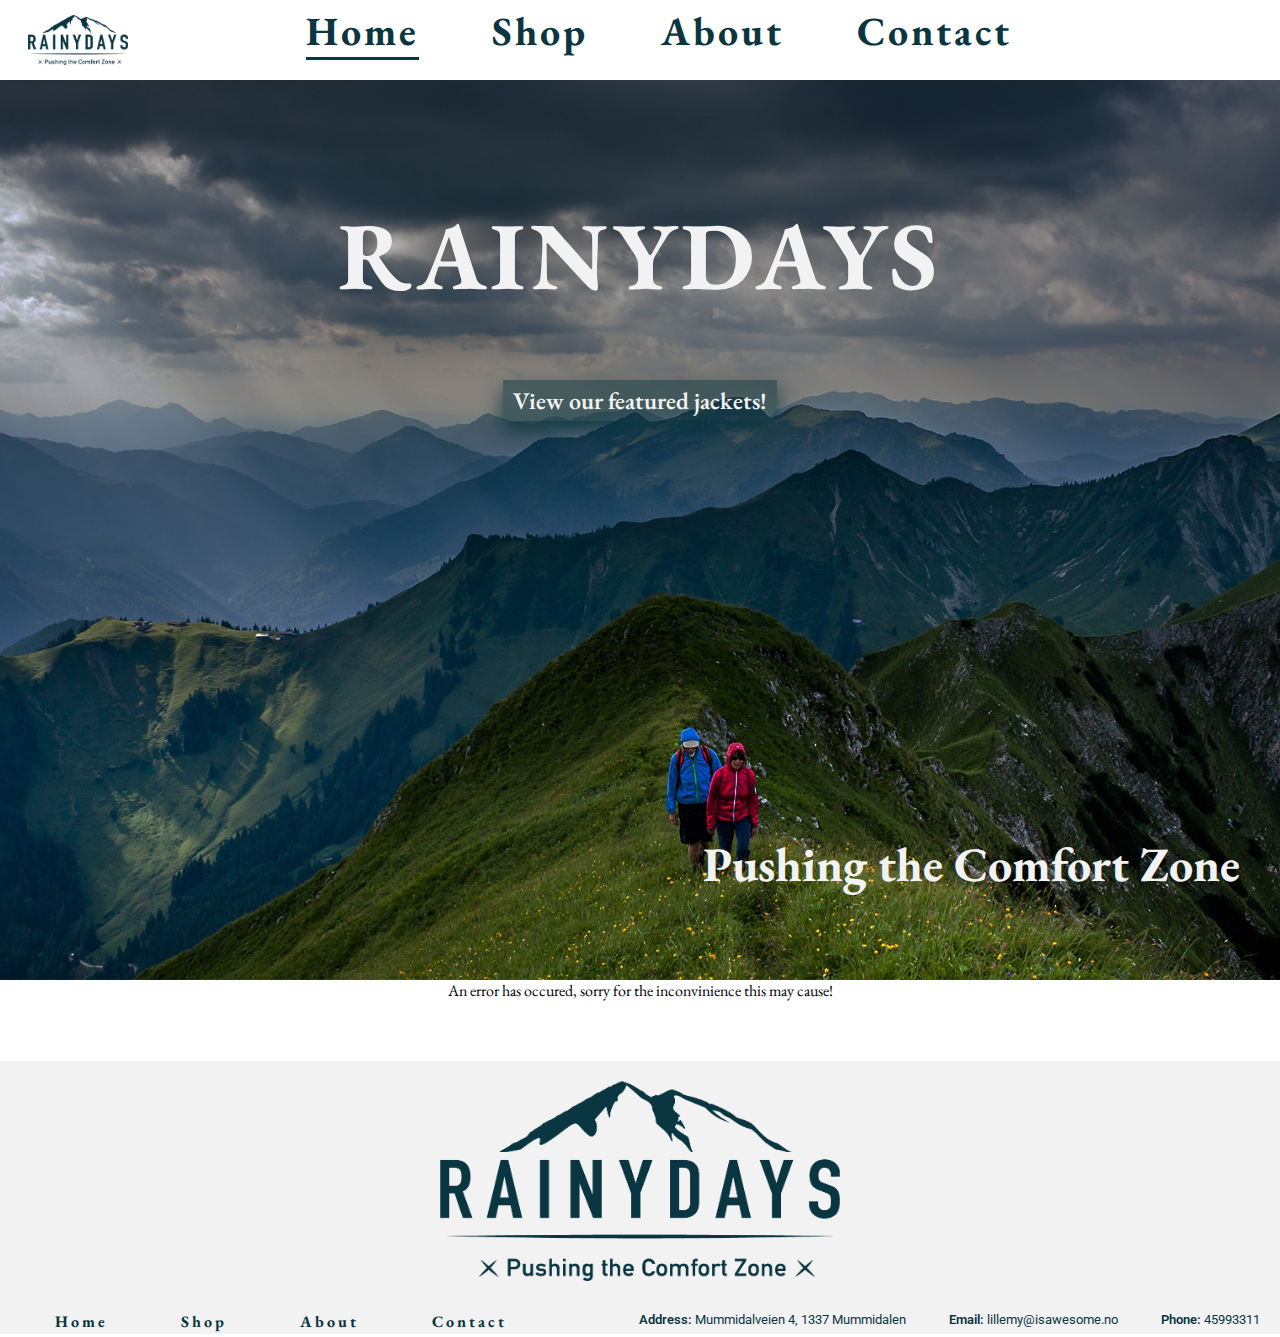
<file: index.html>
<!DOCTYPE html>
<html lang="en">
<head>
    <meta charset="UTF-8">
    <meta name="viewport" content="width=device-width, initial-scale=1.0">
    <title>Rainydays home page</title>
    <meta name="description" content="Welcome to the homepage of the Rainydays website. We sell quality rain jackets">
    <link rel="stylesheet" href="https://use.fontawesome.com/releases/v5.15.1/css/all.css" integrity="sha384-vp86vTRFVJgpjF9jiIGPEEqYqlDwgyBgEF109VFjmqGmIY/Y4HV4d3Gp2irVfcrp" crossorigin="anonymous">
    <link rel="preconnect" href="https://fonts.gstatic.com">
    <link href="https://fonts.googleapis.com/css2?family=EB+Garamond:ital,wght@0,400;0,500;1,400;1,600&family=Roboto&display=swap" rel="stylesheet">
    <link href="css/style.css" rel="stylesheet">
    <link href="css/home.css" rel="stylesheet"> 
</head>
<body>    
    <header>
        
        <label for="hamburger"><i class="fas fa-bars"></i></label>
        <input type="checkbox" id="hamburger"> 
        <li><a  href="index.html"><img class="logo" src="images/rainydays-logo.png" alt="Rainydays logo"></a></li>
        <nav>
          <ul>
            <li><a class="home" href=index.html>Home</a></li>
            <li><a class="shop" href="shop.html">Shop</a></li>
            <li><a class="about" href=about.html>About</a></li>
            <li><a class="contact" href=contact.html>Contact</a></li>
            <li><a class="bag" href="checkout.html"><i class="fas fa-shopping-bag"></i></a></li>
          </ul>
        </nav>
    </header>
    <main>
        <div class="top-screen">
            <h1>RAINYDAYS</h1>
            <button class="cta">View our featured jackets!</button>
            <h2>Pushing the Comfort Zone</h2>
        </div>
        <div class="featured-container">
        </div>
    </main>
    <footer>
        <div class="bottomMenu">
            <div class="placement">
                <a  href="index.html"><img class="logoBottom" src="images/rainydays-logo.png" alt="Rainydays logo"></a>
            </div>
            <div class="flex">
                <ul class="navis">
                    <li><a class="homeBottom" href=index.html>Home</a></li>
                    <li><a class="shopBottom" href="shop.html">Shop</a></li>
                    <li><a class="aboutBottom" href=about.html>About</a></li>
                    <li><a class="contactBottom" href=contact.html>Contact</a></li>
                </ul>
                
                <div class="infoGrid">
                    <p class="pBottomA">Address: </p>
                    <p class="pBottomB">Mummidalveien 4,</p>
                    <p class="pBottomC">1337 Mummidalen</p>
                    <p class="pBottomE">Email: </p>
                    <p class="pBottomF">lillemy@isawesome.no</p>
                    <p class="pBottomP">Phone: </p>
                    <p class="pBottomQ">45993311</p>
                </div>
            </div>
        </div>
    </footer>
    <script src="js/script.js"></script>
    <script src="js/home.js"></script>
    <script src="js/all.js"></script>
</body>
</html>
</file>
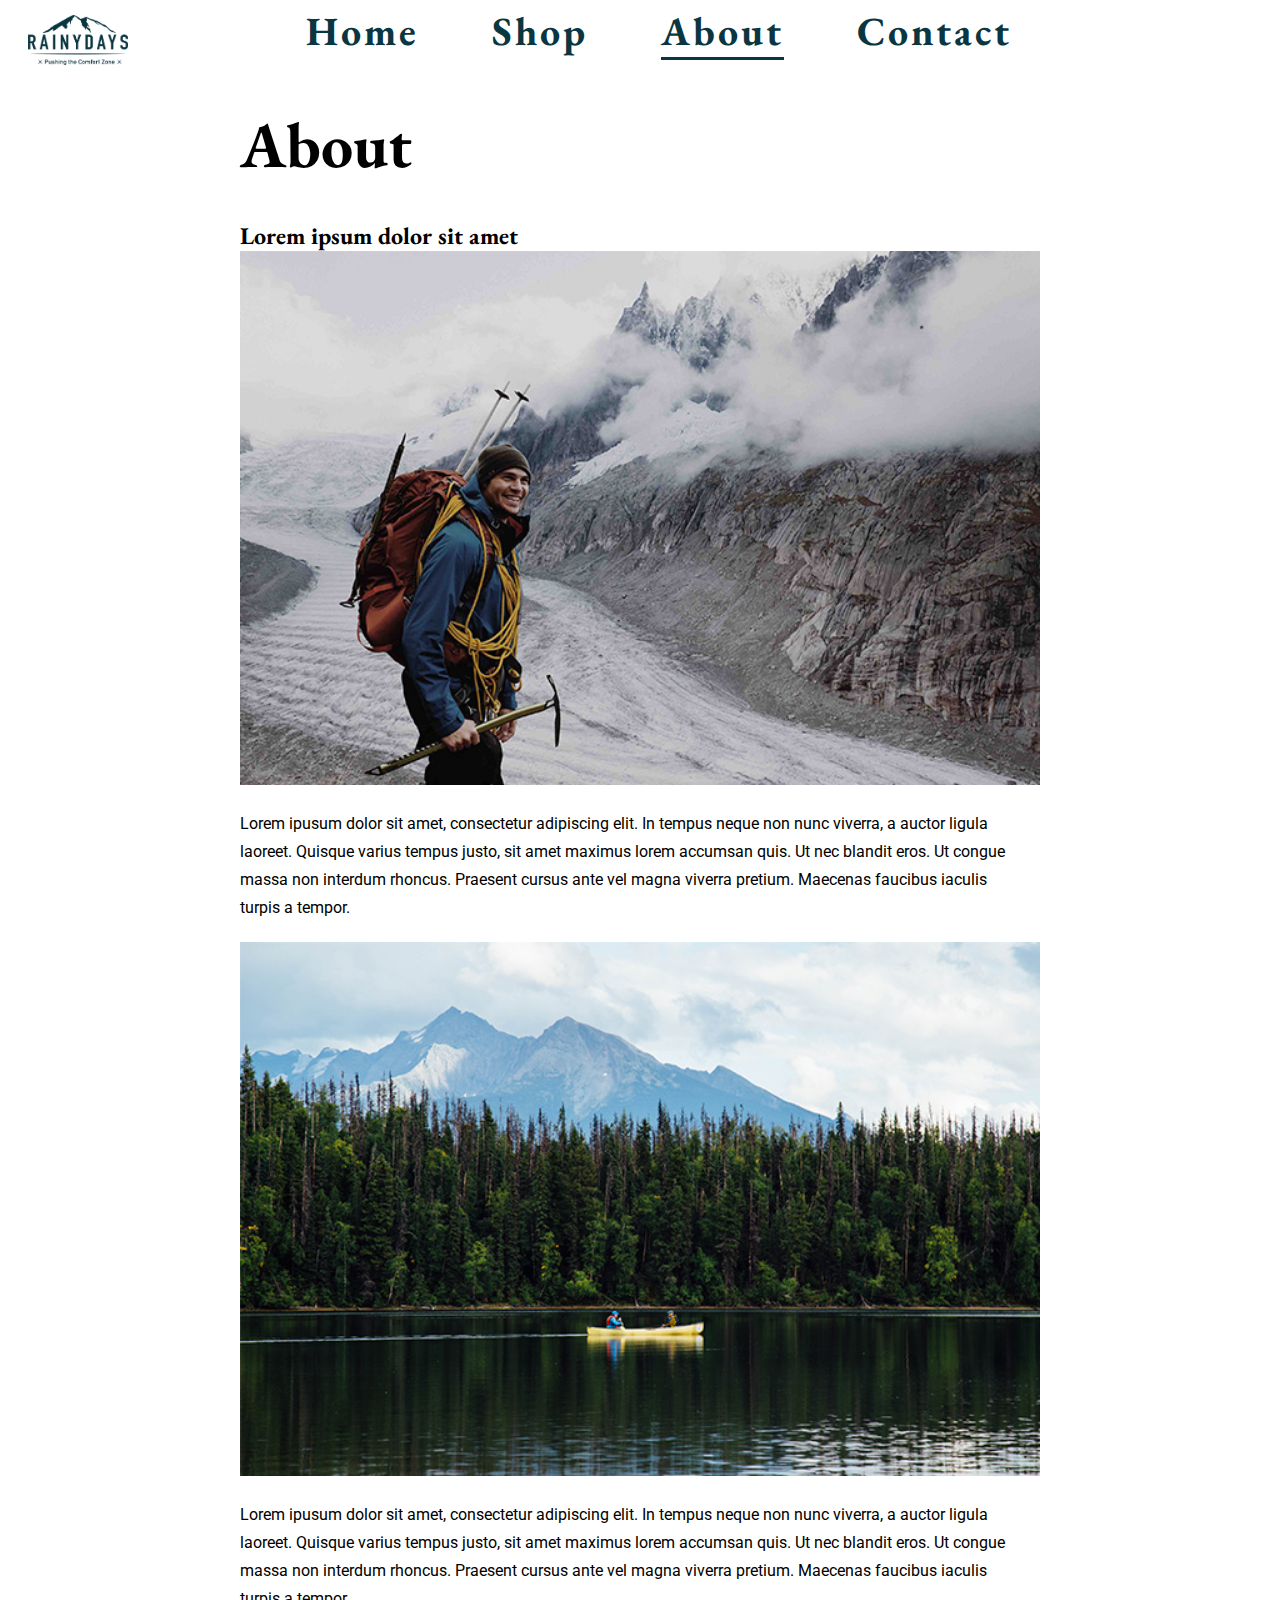
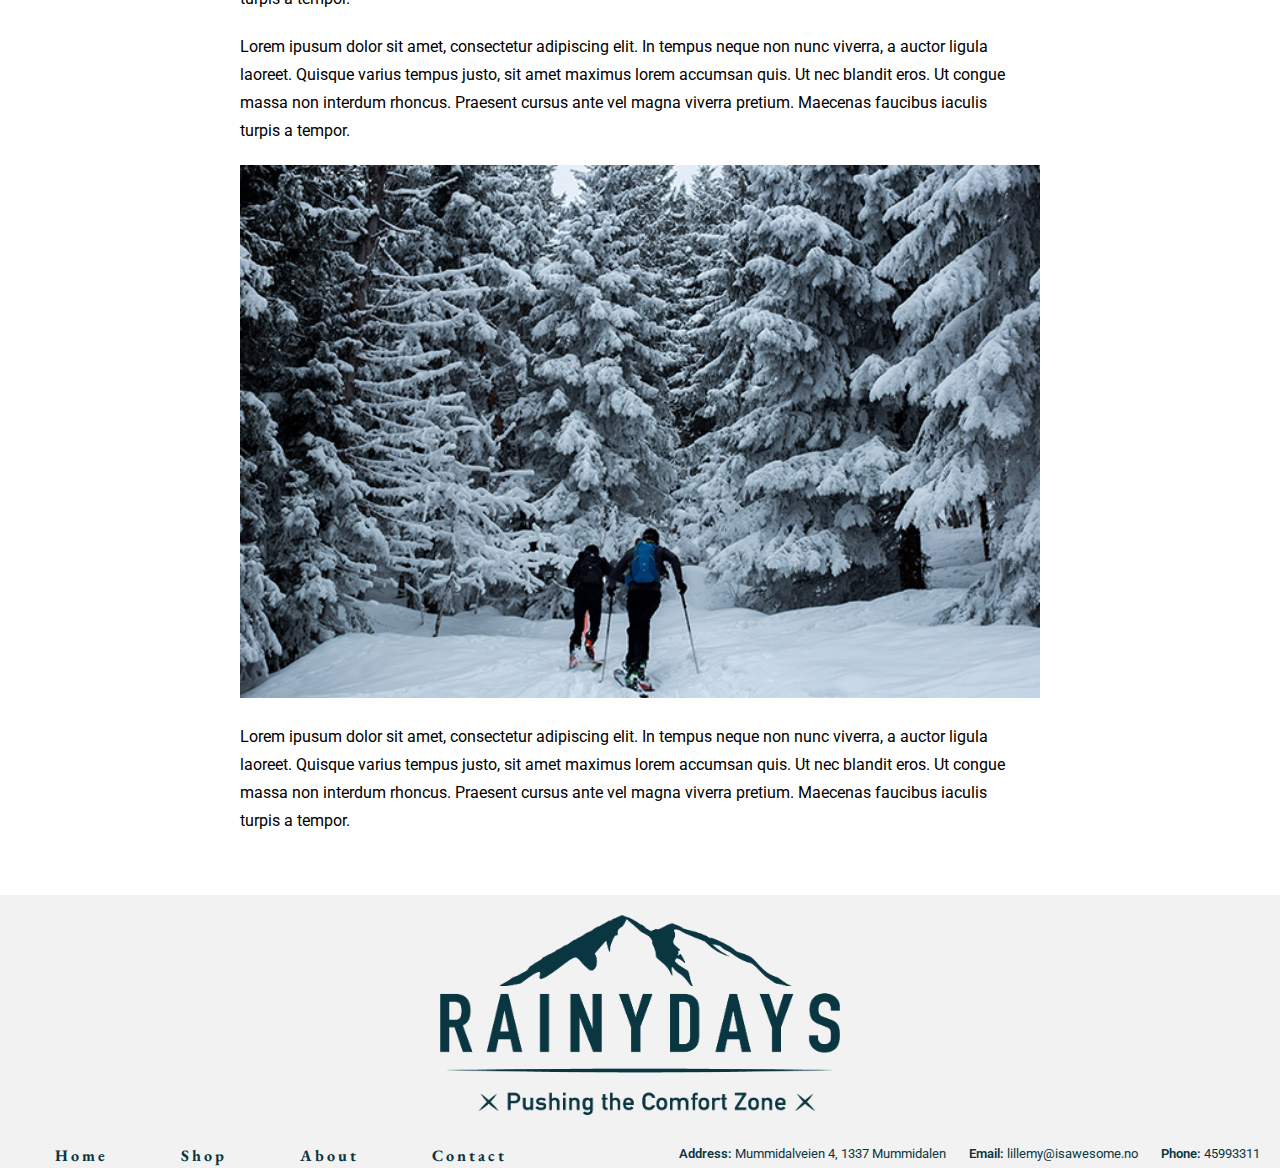
<file: about.html>
<!DOCTYPE html>
<html lang="en">
<head>
    <meta charset="UTF-8">
    <meta name="viewport" content="width=device-width, initial-scale=1.0">
    <title>About Rainydays</title>
    <meta name="description" content="This the About page. Here you can learn more about Rainydays">
    <link rel="stylesheet" href="https://use.fontawesome.com/releases/v5.15.1/css/all.css" integrity="sha384-vp86vTRFVJgpjF9jiIGPEEqYqlDwgyBgEF109VFjmqGmIY/Y4HV4d3Gp2irVfcrp" crossorigin="anonymous">
    <link rel="preconnect" href="https://fonts.gstatic.com">
    <link href="https://fonts.googleapis.com/css2?family=EB+Garamond:ital,wght@0,400;0,500;1,400;1,600&family=Roboto&display=swap" rel="stylesheet">
    <link href="css/style.css" rel="stylesheet">
    <link href="css/about.css" rel="stylesheet">
</head>
<body>    
    <header>
        <label for="hamburger"><i class="fas fa-bars"></i></label>
        <input type="checkbox" id="hamburger">
        <li><a  href="index.html"><img class="logo" src="images/rainydays-logo.png" alt="Rainydays logo"></a></li>
        <nav>
          <ul>
            <li><a class="home" href=index.html>Home</a></li>
            <li><a class="shop" href="shop.html">Shop</a></li>
            <li><a class="about" href=about.html>About</a></li>
            <li><a class="contact" href=contact.html>Contact</a></li>
            <li><a class="bag" href="checkout.html"><i class="fas fa-shopping-bag"></i></a></li>
          </ul>
        </nav>
    </header>
    <main>
        <h1>About</h1>
        <h2>Lorem ipsum dolor sit amet</h2>
        <img class="bre" src="images/bre.jpg" alt="Man about to cross a glacier in Rainydays jacket"> 
        <p>Lorem ipusum dolor sit amet, consectetur adipiscing elit. In tempus neque non
            nunc viverra, a auctor ligula laoreet. Quisque varius tempus justo, sit amet 
            maximus lorem accumsan quis. Ut nec blandit eros. Ut congue massa non 
            interdum rhoncus. Praesent cursus ante vel magna viverra pretium. Maecenas
            faucibus iaculis turpis a tempor.
        </p>
        <img class="kano" src="images/kano.jpg" alt="People on canoe trip in rainydays jackets">
        <p>Lorem ipusum dolor sit amet, consectetur adipiscing elit. In tempus neque non
            nunc viverra, a auctor ligula laoreet. Quisque varius tempus justo, sit amet 
            maximus lorem accumsan quis. Ut nec blandit eros. Ut congue massa non 
            interdum rhoncus. Praesent cursus ante vel magna viverra pretium. Maecenas
            faucibus iaculis turpis a tempor.
        </p>
        <p>Lorem ipusum dolor sit amet, consectetur adipiscing elit. In tempus neque non
            nunc viverra, a auctor ligula laoreet. Quisque varius tempus justo, sit amet 
            maximus lorem accumsan quis. Ut nec blandit eros. Ut congue massa non 
            interdum rhoncus. Praesent cursus ante vel magna viverra pretium. Maecenas
            faucibus iaculis turpis a tempor.
        </p>
        <img class="ski" src="images/ski.jpg" alt="Cross county skiing in Rainydays jackets">
        <p>Lorem ipusum dolor sit amet, consectetur adipiscing elit. In tempus neque non
            nunc viverra, a auctor ligula laoreet. Quisque varius tempus justo, sit amet 
            maximus lorem accumsan quis. Ut nec blandit eros. Ut congue massa non 
            interdum rhoncus. Praesent cursus ante vel magna viverra pretium. Maecenas
            faucibus iaculis turpis a tempor.
        </p>
    </main>
    <footer>
        <div class="bottomMenu">
            <div class="placement">
                <a  href="index.html"><img class="logoBottom" src="images/rainydays-logo.png" alt="Rainydays logo"></a>
            </div>
            <div class="flex">
                <ul class="navis">
                    <li><a class="homeBottom" href=index.html>Home</a></li>
                    <li><a class="shopBottom" href="shop.html">Shop</a></li>
                    <li><a class="aboutBottom" href=about.html>About</a></li>
                    <li><a class="contactBottom" href=contact.html>Contact</a></li>
                </ul>
                
                <div class="infoGrid">
                    <p class="pBottomA">Address: </p>
                    <p class="pBottomB">Mummidalveien 4,</p>
                    <p class="pBottomC">1337 Mummidalen</p>
                    <p class="pBottomE">Email: </p>
                    <p class="pBottomF">lillemy@isawesome.no</p>
                    <p class="pBottomP">Phone: </p>
                    <p class="pBottomQ">45993311</p>
                </div>
            </div>
        </div>
    </footer>
    <script src="js/script.js"></script>
    <script src="js/all.js"></script>
</body>
</html>
</file>
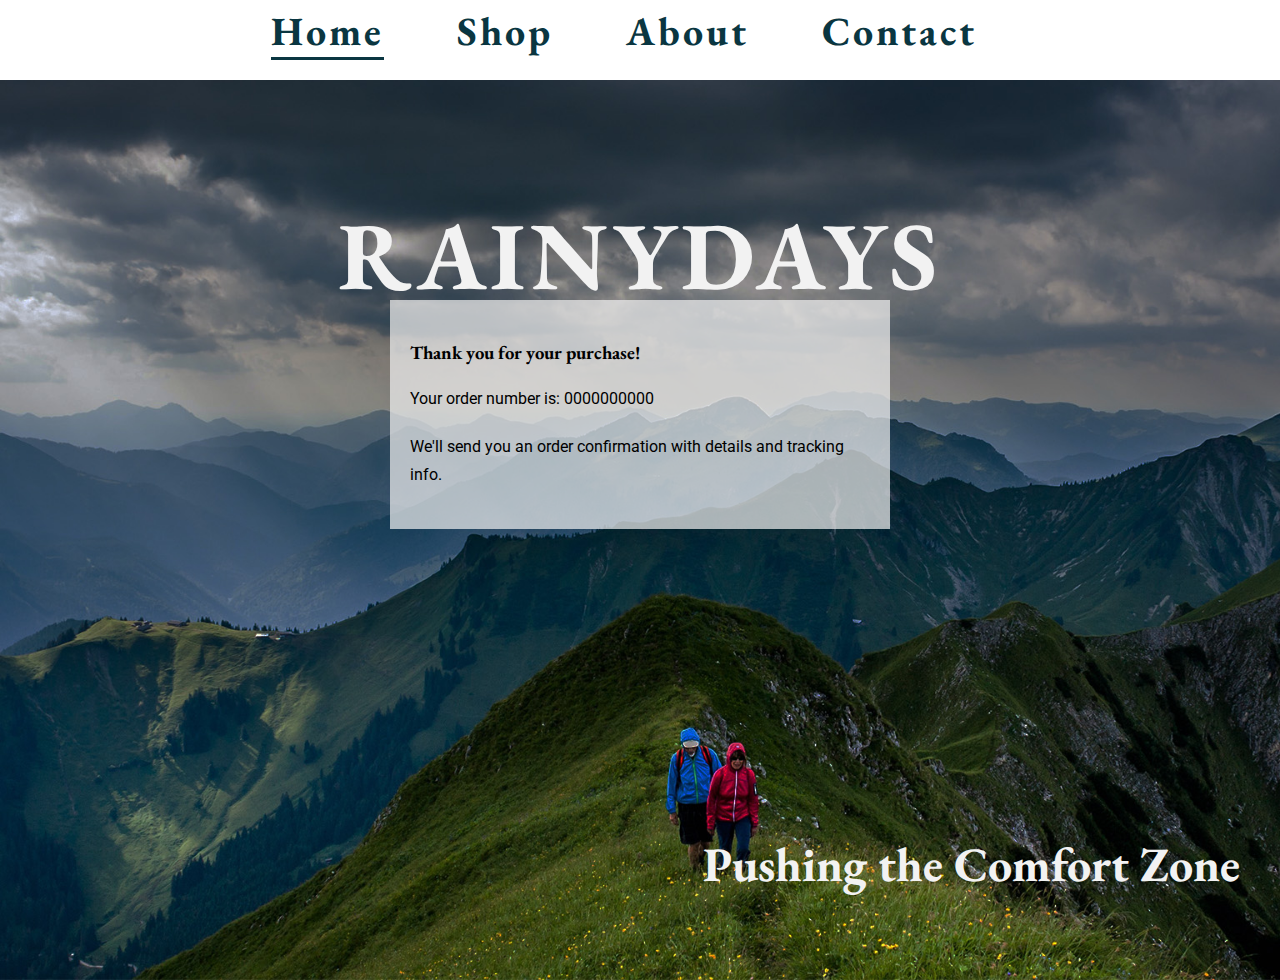
<file: checkout-success.html>
<!DOCTYPE html>
<html lang="en">
<head>
    <meta charset="UTF-8">
    <meta name="viewport" content="width=device-width, initial-scale=1.0">
    <title>Purchase successful from rainydays</title>
    <meta name="description" content="Your purchase was successful">
    <link rel="stylesheet" href="https://use.fontawesome.com/releases/v5.15.1/css/all.css" integrity="sha384-vp86vTRFVJgpjF9jiIGPEEqYqlDwgyBgEF109VFjmqGmIY/Y4HV4d3Gp2irVfcrp" crossorigin="anonymous">
    <link rel="preconnect" href="https://fonts.gstatic.com">
    <link href="https://fonts.googleapis.com/css2?family=EB+Garamond:ital,wght@0,400;0,500;1,400;1,600&family=Roboto&display=swap" rel="stylesheet">
    <link href="css/style.css" rel="stylesheet">
    <link href="css/home.css" rel="stylesheet">
    <link href="css/success.css" rel="stylesheet"> 
</head>
<body>    
    <header>
        <label for="hamburger"><i class="fas fa-bars"></i></label>
        <input type="checkbox" id="hamburger"> 
        <nav>
          <ul>
            <li><a class="home" href=index.html>Home</a></li>
            <li><a class="shop" href="shop.html">Shop</a></li>
            <li><a class="about" href=about.html>About</a></li>
            <li><a class="contact" href=contact.html>Contact</a></li>
            <li><a class="bag" href="checkout.html"><i class="fas fa-shopping-bag"></i></a></li>
          </ul>
        </nav>
    </header>
    <main>
        <div class="top-screen">
            <h1>RAINYDAYS</h1>
            <div class="wrapper">
                <h3>Thank you for your purchase!</h1>
                <p>Your order number is: 0000000000</p>
                <p>We'll send you an order confirmation with details and tracking info.</p>
                </div>
            <h2>Pushing the Comfort Zone</h2>
        </div>
    </main>
    <script src="js/script.js"></script>
</body>
</html>
</file>
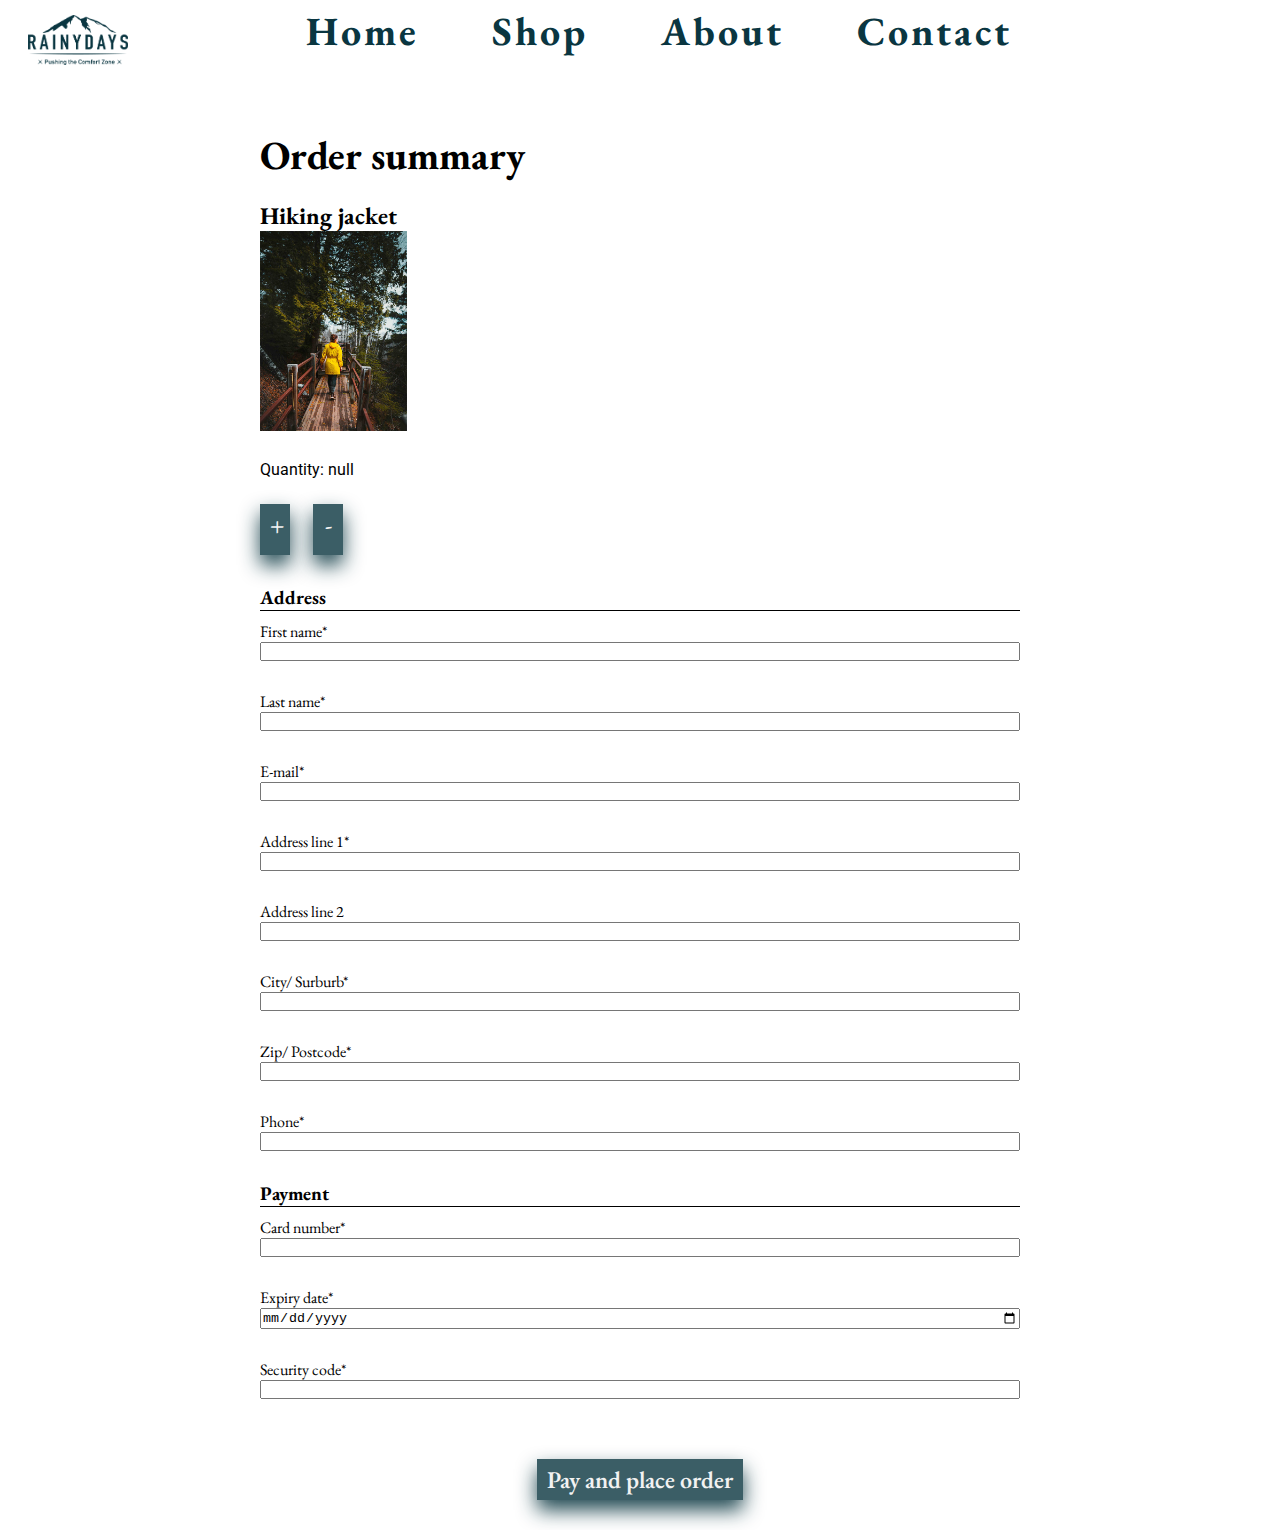
<file: checkout.html>
<!DOCTYPE html>
<html lang="en">
<head>
    <meta charset="UTF-8">
    <meta name="viewport" content="width=device-width, initial-scale=1.0">
    <title>Rainydays checkout</title>
    <meta name="description" content="This the checkout Page. Fill in your information and purchase your selected item here.">
    <link rel="stylesheet" href="https://use.fontawesome.com/releases/v5.15.1/css/all.css" integrity="sha384-vp86vTRFVJgpjF9jiIGPEEqYqlDwgyBgEF109VFjmqGmIY/Y4HV4d3Gp2irVfcrp" crossorigin="anonymous">
    <link rel="preconnect" href="https://fonts.gstatic.com">
    <link href="https://fonts.googleapis.com/css2?family=EB+Garamond:ital,wght@0,400;0,500;1,400;1,600&family=Roboto&display=swap" rel="stylesheet">
    <link href="css/style.css" rel="stylesheet">
    <link href="css/checkout.css" rel="stylesheet"> 
</head>
<body>    
    <header>
        <label for="hamburger"><i class="fas fa-bars"></i></label>
        <input type="checkbox" id="hamburger">
        <li><a  href="index.html"><img class="logo" src="images/rainydays-logo.png" alt="Rainydays logo"></a></li>
        <nav>
          <ul>
            <li><a class="home" href=index.html>Home</a></li>
            <li><a class="shop" href="shop.html">Shop</a></li>
            <li><a class="about" href=about.html>About</a></li>
            <li><a class="contact" href=contact.html>Contact</a></li>
            <li><a class="bag" href="checkout.html"><i class="fas fa-shopping-bag"></i></a></li>
          </ul>
        </nav>
    </header>
    <main>
      <h1>Order summary</h1>
        <section class="summary">
            <h2>Hiking jacket</h2>
            <img class="item" src="images/hiking-jacket.jpg" alt="image of your selected item, the hiking jacket">
            <p class="quantity">Quantity: </p>
            <button class="pluss adjust">+</button>
            <button class="minus adjust">-</button>
        </section>
        <section class="ordersummary">

        </section>
        <section>
          <h3>Address</h3>
          <form id="form">
              <div class="form-error" id="firstNameError">Must be at least two characteres</div>            
              <label class="fn" for="firstname">First name*</label>
              <input id="firstName" type="text" name="firstname">

              <div class="form-error" id="lastNameError">Must be at least two characteres</div>
              <label class="ln" for="lastname">Last name*</label>
              <input id="lastName" type="text" name="lastname">

              <div class="form-error" id="emailError">Please enter a vailid email address</div>
              <label class="em" for="email">E-mail*</label>
              <input id="email" type="email" name="email">

              <div class="form-error" id="addressError">Please fill out your address</div>
              <label class="al1" for="adress1">Address line 1*</label>
              <input id="address" type="text" name="adress1">

              <label class="al2" for="adress2">Address line 2</label>
              <input type="text" name="adress2">

              <div class="form-error" id="cityError">Please fill out with the city you want us to ship to</div>
              <label class="cs" for="city">City/ Surburb*</label>
              <input id="city" type="text" name="city">

              <div class="form-error" id="zipError">Must be at least four digets</div>
              <label class="zp" for="zip">Zip/ Postcode*</label>
              <input id="zip" type="text" name="zip">

              <div class="form-error" id="phoneError">Must be at least eight digets</div>
              <label class="phone" for="phonenumber">Phone*</label>
              <input id="phone" type="tel" name="phonenumber">


                <h4>Payment</h4>
              <div class="form-error" id="cardnumberError">Must be at least 16 digets</div>
              <label class="cn" for="cardnumber">Card number*</label>
              <input id="cardnumber" type="text" name="cardnumber">

              <label class="ep" for="expirydate">Expiry date*</label>
              <input type="date" name="expirydate">

              <div class="form-error" id="securityCodeError">Must be three digets</div>
              <label class="sc" for="security code">Security code*</label>
              <input id="securityCode" type="text" name="security code">
            
              <button class="pay">Pay and place order</button>

          </form>
        </section>
    </main>
    <script src="js/script.js"></script>
    <script src="js/checkout.js"></script>
    <script src="js/all.js"></script>
</body>
</html>
</file>
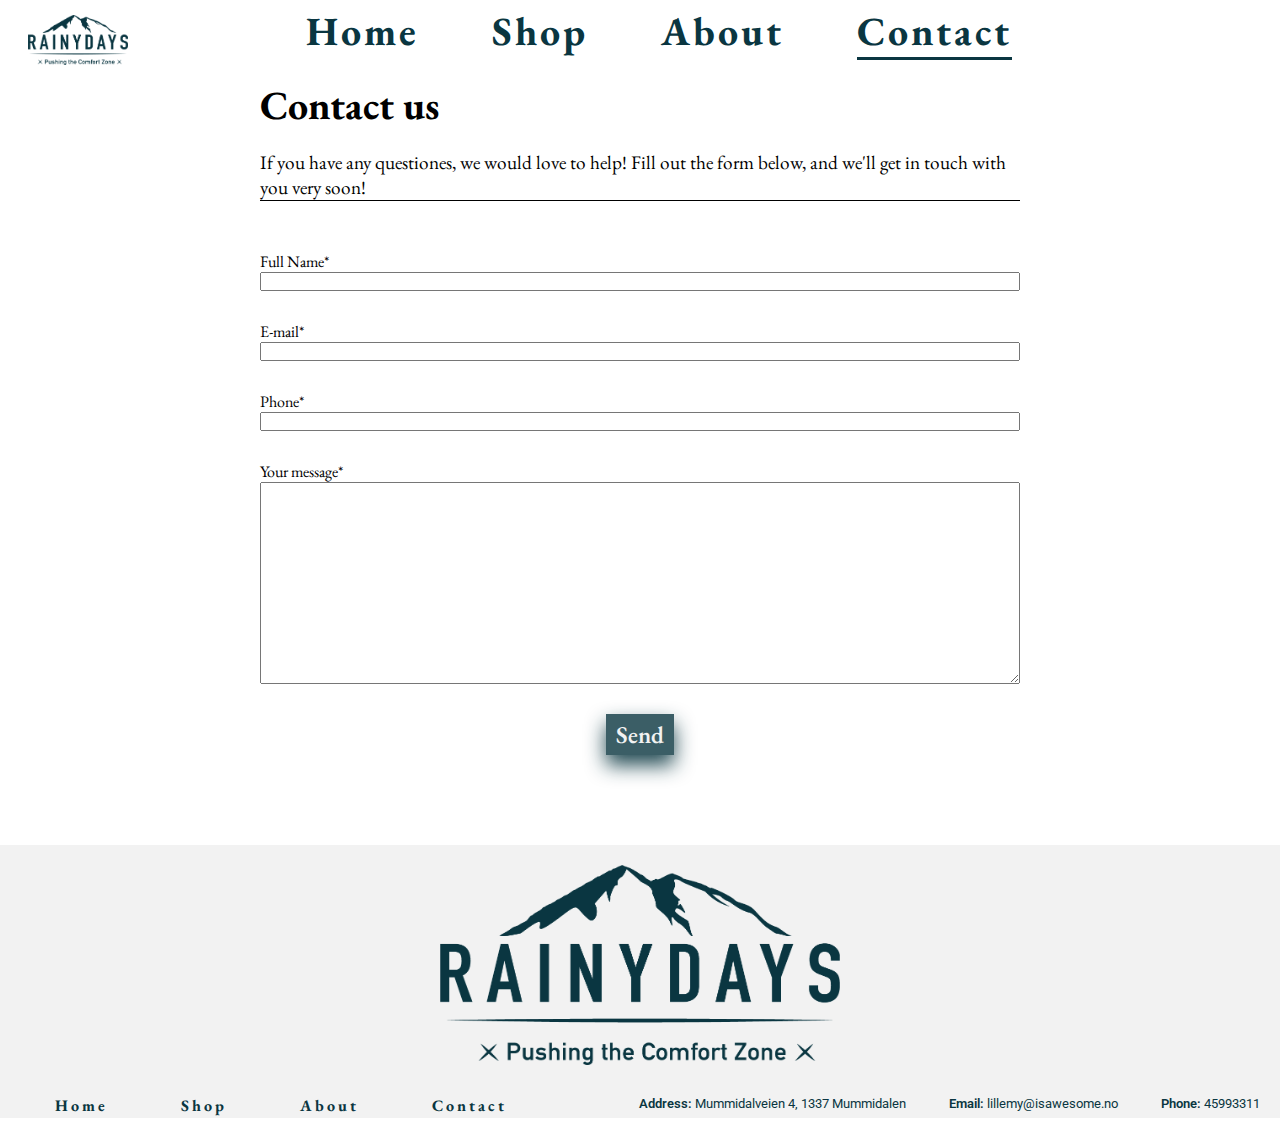
<file: contact.html>
<!DOCTYPE html>
<html lang="en">
<head>
    <meta charset="UTF-8">
    <meta name="viewport" content="width=device-width, initial-scale=1.0">
    <title>Contact Rainydays</title>
    <meta name="description" content="This the contact page. Here you can contact Rainydays">
    <link rel="stylesheet" href="https://use.fontawesome.com/releases/v5.15.1/css/all.css" integrity="sha384-vp86vTRFVJgpjF9jiIGPEEqYqlDwgyBgEF109VFjmqGmIY/Y4HV4d3Gp2irVfcrp" crossorigin="anonymous">
    <link rel="preconnect" href="https://fonts.gstatic.com">
    <link href="https://fonts.googleapis.com/css2?family=EB+Garamond:ital,wght@0,400;0,500;1,400;1,600&family=Roboto&display=swap" rel="stylesheet">
    <link href="css/style.css" rel="stylesheet">
    <link href="css/contact.css" rel="stylesheet">
</head>
<body>    
    <header>
        <label for="hamburger"><i class="fas fa-bars"></i></label>
        <input type="checkbox" id="hamburger">
        <li><a  href="index.html"><img class="logo" src="images/rainydays-logo.png" alt="Rainydays logo"></a></li>
        <nav>
          <ul>
            <li><a class="home" href=index.html>Home</a></li>
            <li><a class="shop" href="shop.html">Shop</a></li>
            <li><a class="about" href=about.html>About</a></li>
            <li><a class="contact" href=contact.html>Contact</a></li>
            <li><a class="bag" href="checkout.html"><i class="fas fa-shopping-bag"></i></a></li>
          </ul>
        </nav>
    </header>
    <main>
        <section class="grid">
            <h1>Contact us</h1>
            <h2>If you have any questiones, we would love to help! Fill out the form below, and we'll get in touch with you very soon!</h2>
        </section>
        <section class="grid2">
            <div class="confirmMessage"></div>
            <form id="form">
              <div class="form-error" id="fullNameError">Please enter your name</div>
              <label for="fullname">Full Name*</label>
              <input id="fullName" type="text" name="fullname">

              <div class="form-error" id="emailError">Please enter a valid E-mail adress</div>
              <label for="email">E-mail*</label>
              <input id="email" type="email" name="email">
              
              <div class="form-error" id="phoneError">Please enter your phone number (at least eigth digets)</div>
              <label for="phonenumber">Phone*</label>
              <input id="phone" type="tel" name="phonenumber">

              <div class="form-error" id="messageError">Must have above 10 characteres</div>
              <label for="message">Your message*</label>
              <textarea id="message" name="message"></textarea>

              <button>Send</button>
            </form>
        </section>
    </main>
    <footer>
      <div class="bottomMenu">
          <div class="placement">
              <a  href="index.html"><img class="logoBottom" src="images/rainydays-logo.png" alt="Rainydays logo"></a>
          </div>
          <div class="flex">
              <ul class="navis">
                  <li><a class="homeBottom" href=index.html>Home</a></li>
                  <li><a class="shopBottom" href="shop.html">Shop</a></li>
                  <li><a class="aboutBottom" href=about.html>About</a></li>
                  <li><a class="contactBottom" href=contact.html>Contact</a></li>
              </ul>
              
              <div class="infoGrid">
                  <p class="pBottomA">Address: </p>
                  <p class="pBottomB">Mummidalveien 4,</p>
                  <p class="pBottomC">1337 Mummidalen</p>
                  <p class="pBottomE">Email: </p>
                  <p class="pBottomF">lillemy@isawesome.no</p>
                  <p class="pBottomP">Phone: </p>
                  <p class="pBottomQ">45993311</p>
              </div>
          </div>
      </div>
    </footer>
    <script src="js/script.js"></script>
    <script src="js/contact.js"></script>
    <script src="js/all.js"></script>
</body>
</html>
</file>
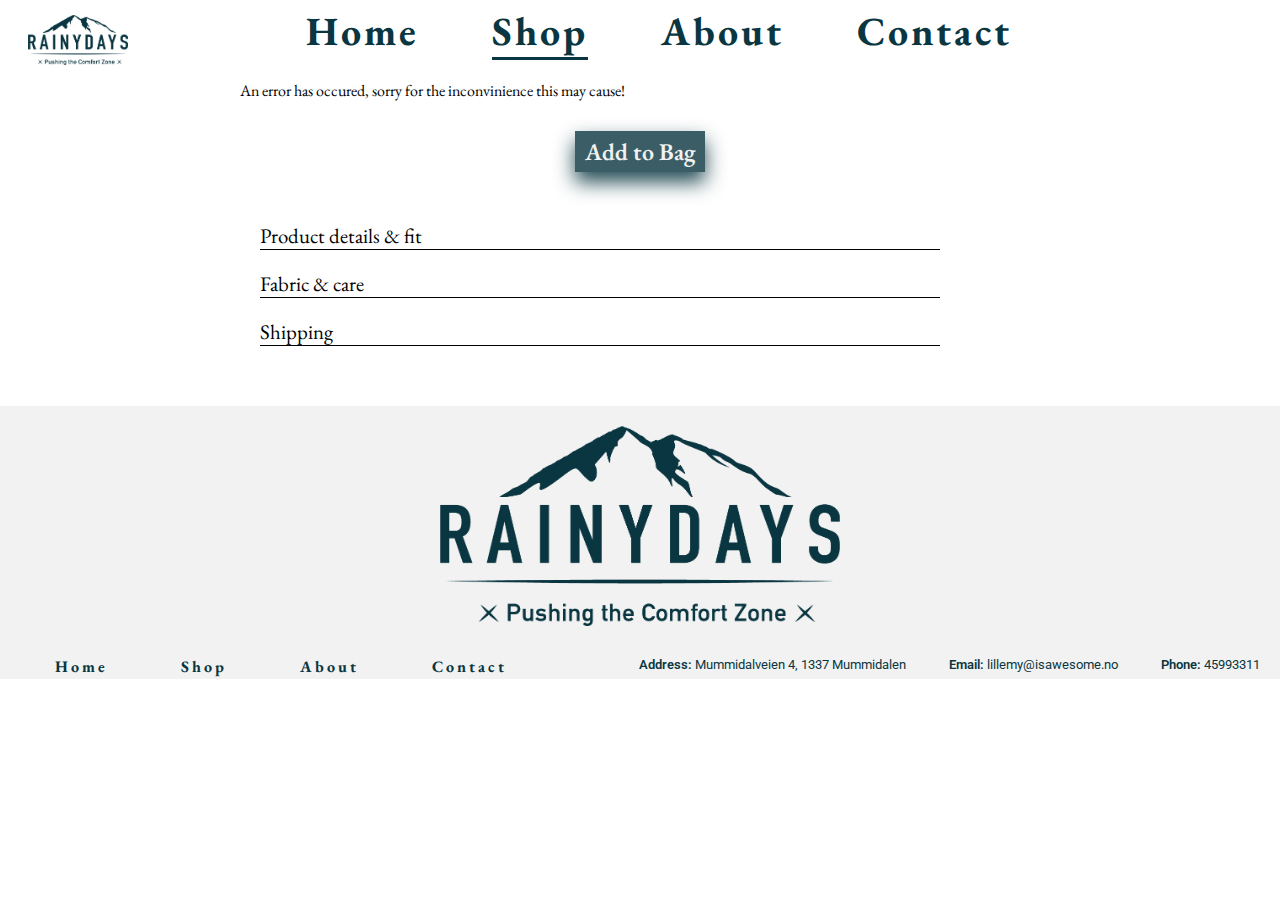
<file: jacket-spesific.html>
<!DOCTYPE html>
<html lang="en">
<head>
    <meta charset="UTF-8">
    <meta name="viewport" content="width=device-width, initial-scale=1.0">
    <title>Rainydays Hiking Jacket</title>
    <meta name="description" content="Learn more about this rain jacket">
    <link rel="stylesheet" href="https://use.fontawesome.com/releases/v5.15.1/css/all.css" integrity="sha384-vp86vTRFVJgpjF9jiIGPEEqYqlDwgyBgEF109VFjmqGmIY/Y4HV4d3Gp2irVfcrp" crossorigin="anonymous">
    <link rel="preconnect" href="https://fonts.gstatic.com">
    <link href="https://fonts.googleapis.com/css2?family=EB+Garamond:ital,wght@0,400;0,500;1,400;1,600&family=Roboto&display=swap" rel="stylesheet">
    <link href="css/style.css" rel="stylesheet">
    <link href="css/spesific.css" rel="stylesheet"> 
</head>
<body>    
    <header>
        <label for="hamburger"><i class="fas fa-bars"></i></label>
        <input type="checkbox" id="hamburger">
        <li><a  href="index.html"><img class="logo" src="images/rainydays-logo.png" alt="Rainydays logo"></a></li>
        <nav>
          <ul>
            <li><a class="home" href=index.html>Home</a></li>
            <li><a class="shop" href="shop.html">Shop</a></li>
            <li><a class="about" href=about.html>About</a></li>
            <li><a class="contact" href=contact.html>Contact</a></li>
            <li><a class="bag" href="checkout.html"><i class="fas fa-shopping-bag"></i></a></li>
          </ul>
        </nav>
    </header>
    <main>
        <div class="text-grid">
            <div class="api-container"></div>

            <button class="new-button">Add to Bag</button>
            <button class="choice"><a href="checkout.html">Check out</a></button>
            
            <div class="details">

              <label class="headers" for="product-details">Product details & fit</label>
              <input type="checkbox" id="product-details">
              <p class="proddet">Lorem ipusum dolor sit amet, consectetur adipiscing elit. In tempus neque non 
              nunc viverra, a auctor ligula laoreet. Quisque varius tempus justo, sit amet 
              maximus lorem accumsan quis. Ut nec blandit eros. Ut congue massa non </p>

              <label class="headers" for="fabric-care">Fabric & care</label>
              <input type="checkbox" id="fabric-care">
              <p class="fabcare">Lorem ipusum dolor sit amet, consectetur adipiscing elit. In tempus neque non 
              nunc viverra, a auctor ligula laoreet. Quisque varius tempus justo, sit amet 
              maximus lorem accumsan quis. Ut nec blandit eros. Ut congue massa non </p>

              <label class="headers" for="shipping-info">Shipping</label>
              <input type="checkbox" id="shipping-info">
              <p class="shipping">Lorem ipusum dolor sit amet, consectetur adipiscing elit. In tempus neque non 
              nunc viverra, a auctor ligula laoreet. Quisque varius tempus justo, sit amet 
              maximus lorem accumsan quis. Ut nec blandit eros. Ut congue massa non </p>

            </div>
            <p class="space"> </p>
        </div>
    </main>
    <footer>
      <div class="bottomMenu">
          <div class="placement">
              <a  href="index.html"><img class="logoBottom" src="images/rainydays-logo.png" alt="Rainydays logo"></a>
          </div>
          <div class="flex">
              <ul class="navis">
                  <li><a class="homeBottom" href=index.html>Home</a></li>
                  <li><a class="shopBottom" href="shop.html">Shop</a></li>
                  <li><a class="aboutBottom" href=about.html>About</a></li>
                  <li><a class="contactBottom" href=contact.html>Contact</a></li>
              </ul>
              
              <div class="infoGrid">
                  <p class="pBottomA">Address: </p>
                  <p class="pBottomB">Mummidalveien 4,</p>
                  <p class="pBottomC">1337 Mummidalen</p>
                  <p class="pBottomE">Email: </p>
                  <p class="pBottomF">lillemy@isawesome.no</p>
                  <p class="pBottomP">Phone: </p>
                  <p class="pBottomQ">45993311</p>
              </div>
          </div>
      </div>
    </footer>
    <script src="js/script.js"></script>
    <script src="js/spesific.js"></script>
    <script src="js/all.js"></script>
</body>
</html>
</file>
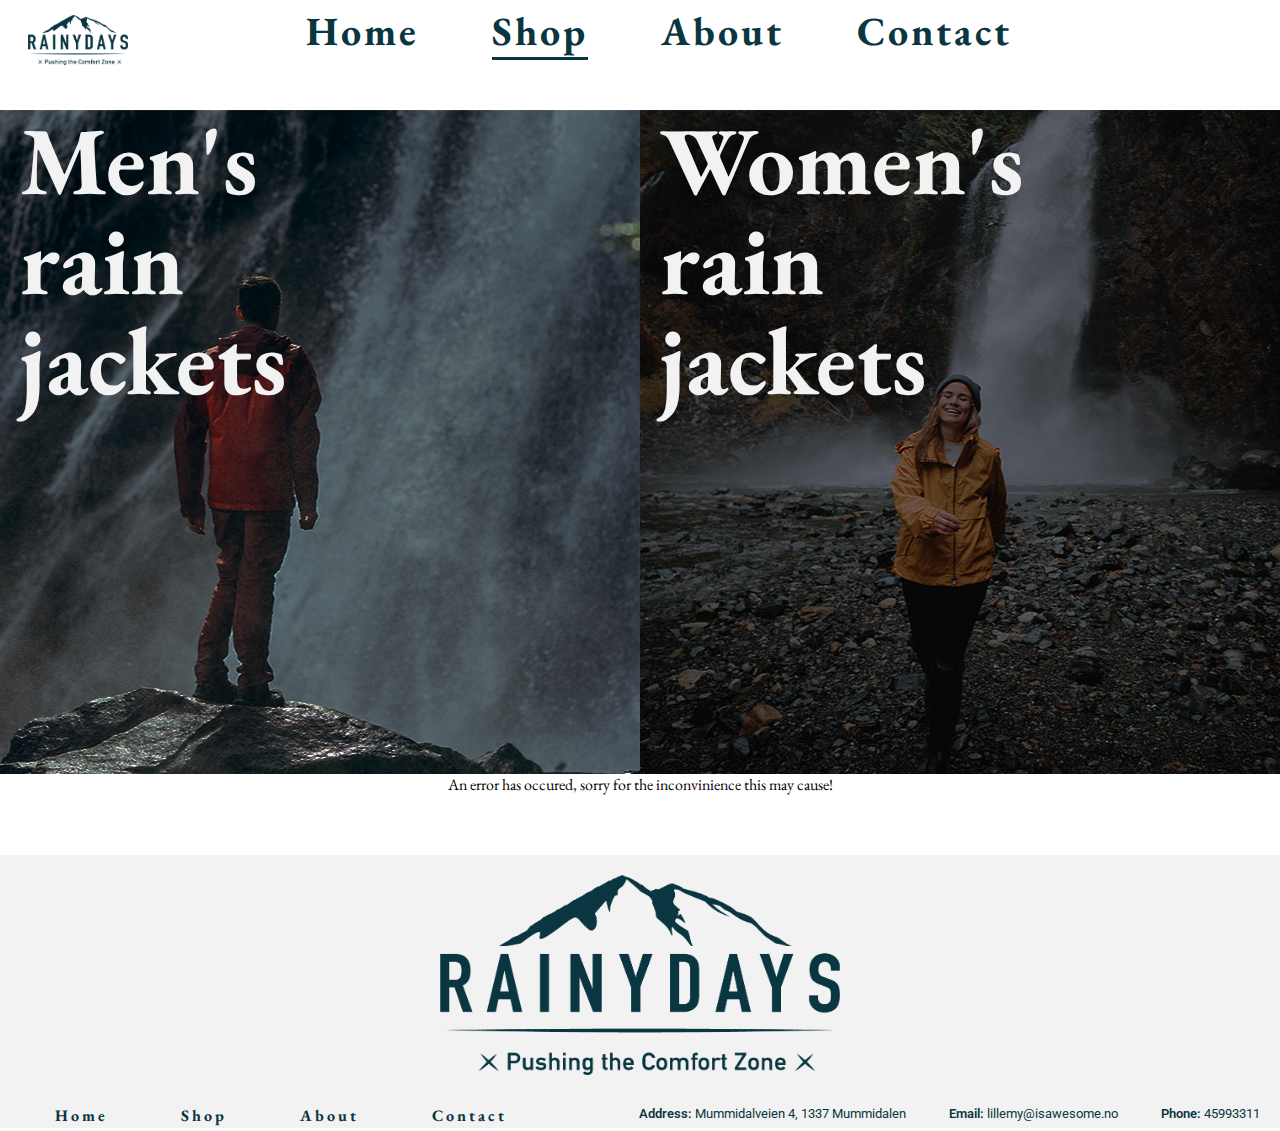
<file: shop.html>
<!DOCTYPE html>
<html lang="en">
<head>
    <meta charset="UTF-8">
    <meta name="viewport" content="width=device-width, initial-scale=1.0">
    <title>Shop Rainydays</title>
    <meta name="description" content="This the Shop page. Scroll through all our rain jackets, ore selct to view women's ore men's jackets">
    <link rel="stylesheet" href="https://use.fontawesome.com/releases/v5.15.1/css/all.css" integrity="sha384-vp86vTRFVJgpjF9jiIGPEEqYqlDwgyBgEF109VFjmqGmIY/Y4HV4d3Gp2irVfcrp" crossorigin="anonymous">
    <link rel="preconnect" href="https://fonts.gstatic.com">
    <link href="https://fonts.googleapis.com/css2?family=EB+Garamond:ital,wght@0,400;0,500;1,400;1,600&family=Roboto&display=swap" rel="stylesheet">
    <link href="css/style.css" rel="stylesheet">
    <link href="css/shop.css" rel="stylesheet">
</head>
<body>    
    <header>
        <label for="hamburger"><i class="fas fa-bars"></i></label>
        <input type="checkbox" id="hamburger">
        <li><a  href="index.html"><img class="logo" src="images/rainydays-logo.png" alt="Rainydays logo"></a></li>
        <nav>
          <ul>
            <li><a class="home" href=index.html>Home</a></li>
            <li><a class="shop" href="shop.html">Shop</a></li>
            <li><a class="about" href=about.html>About</a></li>
            <li><a class="contact" href=contact.html>Contact</a></li>
            <li><a class="bag" href="checkout.html"><i class="fas fa-shopping-bag"></i></a></li>
          </ul>
        </nav>
    </header>
    <main>
        <div class="grid">
            <div class="menImage">
            </div>
            <div class="womenImage">
            </div>
        </div>
        <div class="featured-container">  
        </div>
    </main>
    <footer>
      <div class="bottomMenu">
          <div class="placement">
              <a  href="index.html"><img class="logoBottom" src="images/rainydays-logo.png" alt="Rainydays logo"></a>
          </div>
          <div class="flex">
              <ul class="navis">
                  <li><a class="homeBottom" href=index.html>Home</a></li>
                  <li><a class="shopBottom" href="shop.html">Shop</a></li>
                  <li><a class="aboutBottom" href=about.html>About</a></li>
                  <li><a class="contactBottom" href=contact.html>Contact</a></li>
              </ul>
              
              <div class="infoGrid">
                  <p class="pBottomA">Address: </p>
                  <p class="pBottomB">Mummidalveien 4,</p>
                  <p class="pBottomC">1337 Mummidalen</p>
                  <p class="pBottomE">Email: </p>
                  <p class="pBottomF">lillemy@isawesome.no</p>
                  <p class="pBottomP">Phone: </p>
                  <p class="pBottomQ">45993311</p>
              </div>
          </div>
      </div>
    </footer>
    <script src="js/script.js"></script>
    <script src="js/shop.js"></script>
    <script src="js/all.js"></script>
</body>
</html>
</file>
<file: css/style.css>
/* the root */

* {
    margin: 0;
    padding: 0;
}
  
body {
    font-family: "EB Garamond", serif;
}
  
:root {
    --white: #f2f2f2;
    --logo: #0a3641;
}
  
img {
    width: 100%;
}
  
p {
    font-family: "Roboto", sans-serif;
    font-size: 1rem;
    line-height: 28px;
    margin: 20px 20px 20px 20px;
}
  
h1 {
    font-weight: 700;
    font-size: 2.5rem;
    margin: 0 20px 20px 20px;
    line-height: 50px;
}
  
h2, h3 {
    margin-left: 20px;
    margin-right: 20px;
}

a {
    text-decoration: none;
}
  
button {
    border-style: solid;
    padding: 5px 10px 5px 10px;
    color: var(--white);
    background-color:rgba(10,54,64,0.8);
    border: none;
    box-shadow: 0 10px 20px 0 rgba(10,54,64,0.9);
    font-family: "EB Garamond", serif;
    font-size: 1.5rem;
    font-weight: 600;
    width: fit-content;
    margin: 30px auto;
    transition: 0.5s;
    display: flex;
    flex-direction: column;
    align-self: center;
}
  
button:hover {
    cursor: pointer;
    background-color:rgba(10,54,64,0.9);
    box-shadow: none;
}
  
/* mobile menu */
  
nav {
    display: none;
    background-color: var(--white);
    min-height: 100vh;
}
  
li {
    list-style: none;
    margin: 20px 0 20px 20px;
}
  
li a {
    text-decoration: none;
    font-size: 2.5rem;
    font-weight: 700;
    color: var(--logo);
    letter-spacing: 3px;
}
  
#hamburger {
    display: none;
}
  
#hamburger:checked ~ nav {
    display: block;
}
  
.fa-bars {
    margin-left: 20px;
    margin-top: 25px;
    color: var(--logo);
    padding: 20px;
}
  
.logo {
    height: 50px;
    width: 100px;
    position: absolute;
    top: 25px;
    right: 37%;
}
  
.fa-shopping-bag {
    margin-bottom: 200px;
}
  
/* Bottom nav*/

footer {
    margin-top: 60px;
}
  
.flex {
    display: flex;
    justify-content: space-between;
}
  
.logoBottom {
    height: 50px;
    width: 100px;
}
  
.placement {
    margin: 20px auto;
}
  
.homeBottom, .aboutBottom, .shopBottom, .contactBottom {
    font-size: 1rem;
}
  
.pBottomA, .pBottomB, .pBottomC, .pBottomE, .pBottomF, .pBottomP, .pBottomQ {
    color: var(--logo);
    margin-right: 20px;
    font-size: 0.8rem;
}
  
.pBottomB, .pBottomC, .pBottomF, .pBottomQ {
    margin-top: 0;
    margin-bottom: 0;
}
  
.pBottomA, .pBottomE, .pBottomP {
    font-weight: 600;
    margin-bottom: 0;
}
  
.bottomMenu {
    background-color: var(--white);
    display: flex;
    flex-direction: column;
}
  
/* for laptop */
  
@media only screen and (min-width: 1024px) {
    /* menu */
    .fa-bars {
      display: none;
    }
  
    nav {
      display: block;
      background-color: unset;
      min-height: unset;
      height: 80px;
    }
  
    li {
      display: inline-block;
      list-style: none;
      padding: 5px;
      margin: 0 10px -150px 50px;
    }
  
    li a {
      display: block;
      text-decoration: none;
      font-size: 2.5rem;
      border-style: none;
    }
  
    header {
      display: flex;
      justify-content: center;
      align-items: center;
    }
  
    li a:hover {
      color: var(--chocolate);
    }
  
    .logo {
      right: 90%;
      top: 15px;
    }
  
    /*Bottom menu*/
  
    .logoBottom {
      height: 200px;
      width: 400px;
    }
  
    .pBottomA,
    .pBottomB,
    .pBottomC,
    .pBottomE,
    .pBottomF,
    .pBottomP,
    .pBottomQ {
      display: inline;
    }
  
    .pBottomA, .pBottomE, .pBottomP, .pBottomB {
      margin-right: -20px;
    }
  
}
</file>
<file: css/home.css>
.top-screen {
    background-image: url(/images/rainidays2-mobile-homepage.jpg);
    background-repeat: no-repeat;
    background-size: cover;
    background-position: bottom;
    min-height: 90vh;
}

.home {
    border-style: none none solid none;
}

  
h1, h2 {
    color: var(--white);
    margin-left: 20px;
}
  
h1 {
    font-size: 2rem;
    letter-spacing: 5px;
}

.cta {
    margin: 100px auto;
    background-color:rgba(10,54,64,0.9);
}
  
h2 {
    font-size: 1.5rem;
    position: absolute;
    bottom: 5px;
    right: 20px;
}

.featured-image {
    height: 350px;
    background-position: center;
    width: 250px;
    margin-top: 40px;
}

.name {
    color: var(--logo);
    margin-left: 0;
}

.featured-container {
    display: flex;
    justify-content: space-around;
    flex-wrap: wrap;
}

@media only screen and (min-width: 1024px) {
    .top-screen {
      background-image: url(/images/hjemmesidebilde.jpg);
      background-repeat: no-repeat;
      background-position: bottom;
      min-height: 100vh;
    }

    .cta {
        background-color:rgba(10,54,64,0.5);
    }

    body {
        background-image: none;
    }
  
    h1 {
      font-size: 6rem;
      padding-top: 150px;
      text-align: center;
    }
  
    h2 {
      font-size: 3rem;
    }

}
</file>
<file: css/about.css>
.about {
    border-style: none none solid none;
}

@media only screen and (min-width: 1200px) {
    main {
        max-width: 800px;
        margin: auto;
    }

    h1, h2, p {
        margin-left: 0;
    }

    h1 {
        margin-bottom: 50px;
        margin-top: 40px;
        font-size: 4rem;
    }

    /*bottom menu*/
    .pBottomA, .pBottomE, .pBottomP, .pBottomB {
        margin-right: 0;
      }
}
</file>
<file: css/success.css>
.wrapper {
    margin: 60px 20px 0 20px;
    padding: 20px 0 20px 0;
    background-color:rgba(242,242,242, 0.7);
}

button {
    border-style: solid;
    padding: 5px 10px 5px 10px;
    border-radius: 8px;
    color: var(--white);
    background-color: var(--logo);
    font-size: 1.5rem;
    font-weight: 600;
    margin-left: 20px;
  }

a {
    text-decoration: none;
    color: var(--white);
}

h3 {
    margin-top: 20px;
    margin-bottom: 20px;
}

@media only screen and (min-width: 1200px) {
    .wrapper {
        max-width: 500px;
        margin: auto;
    }
}
</file>
<file: css/checkout.css>
img {
    height: 200px;
    width: 147px;
    margin-left: 20px;
}
  
form {
    margin: 0 20px 0 20px;
    display: flex;
    flex-direction: column;
}
  
.form-error {
    color: red;
    font-size: 0.9rem;
    display: none;
}

a {
    padding: 0;
}
  
input {
    margin-bottom: 30px;
}
  
textarea {
    height: 200px;
}
  
.text {
    font-weight: 600;
}

h1 {
    margin-top: 50px;
}
  
h3, h4 {
    font-size: 1.2rem;
    border-style: none none solid none;
    border-width: 1px;
    margin-bottom: 10px;
}
  
h3 {
    margin-right: 20px;
}
  
a {
    text-decoration: none;
    color: var(--white);
}

/* Adjusting buttons */

.adjust {
    width: 30px;
    display: inline-block;
    margin-left: 20px;
    padding-bottom: 15px;
    margin-top: 0;
}
  
@media only screen and (min-width: 1200px) {
    main {
      max-width: 800px;
      margin: auto;
    }
}
</file>
<file: css/contact.css>
.contact {
    border-style: none none solid none;
}
  
form {
    margin: 0 20px 0 20px;
    display: flex;
    flex-direction: column;
}
  
.form-error {
    color: red;
    font-size: 0.9rem;
    display: none;
}
  
input {
    margin-bottom: 30px;
}
  
textarea {
    height: 200px;
}
  
.text {
    font-weight: 600;
}
  
h2 {
    font-size: 1.2rem;
    font-weight: 400;
    border-style: none none solid none;
    border-width: 1px;
    margin-bottom: 50px;
}
  
  
a {
    text-decoration: none;
    color: var(--white);
}
  
button {
    width: fit-content;
    margin: 30px auto;
}
  
@media only screen and (min-width: 1200px) {
    main {
      max-width: 800px;
      margin: auto;
    }
}
</file>
<file: css/spesific.css>
.shop {
    border-style: none none solid none;
}

h2 {
    font-size: 1.3rem;
    font-family: 'Roboto', sans-serif;
    font-weight: 400;
    line-height: 40px;
}

.choice {
    display: none;
}

.details-image {
    height: 200px;
}

/*Add to bag*/

.size {
    margin-bottom: 40px;
}


h3 {
    margin-top: 30px;
}

a {
    text-decoration: none;
    color: var(--white);
}

/*Details*/

.details {
    display: flex;
    flex-direction: column;
}


.proddet, .fabcare, .shipping {
    display: none;
}


#product-details, #fabric-care, #shipping-info {
    display: none;
}

#product-details:checked ~ .proddet, #fabric-care:checked ~ .fabcare, #shipping-info:checked ~ .shipping {
    display: block;
}

.headers {
    margin: 20px 100px 0 20px;
    font-size: 1.3rem;
    border-style: none none solid none;
    border-width: 1px;
}

.headers:hover {
    cursor: pointer;
}

.space {
    margin-top: 50px;
}


@media only screen and (min-width: 1200px) {
    main {
        max-width: 800px;
        margin: auto;
    }

    .details-image {
        height: 375px;
        width: 275px;
        margin-left: 20px;
        background-size: cover;
        background-position: center center;
    }

    h1 {
        margin-top: 40px;
    }
}
</file>
<file: css/shop.css>
.shop {
    border-style: none none solid none;
    padding-bottom: 0;
}

a {
    text-decoration: none;
    color: var(--white);
}

h1 {
    line-height: 60px;
}


.image-men, .image-women {
    height: 300px;
    background-size: cover;
    background-position: center center;
}

.image-men:hover, .image-women:hover {
    opacity: 70%;
}

/* Listed items layaout */

.featured-image {
    height: 350px;
    background-position: center;
    width: 250px;
    margin-top: 40px;
}

.name {
    color: var(--logo);
    margin-left: 0;
}

  
.featured-container {
    display: flex;
    justify-content: space-around;
    flex-wrap: wrap;
    max-width: 1200px;
    margin: auto;
}

@media only screen and (min-width: 1200px) {

    h1 {
        font-size: 6rem;
        line-height: 100px;
    }

    .image-women {
        grid-area: women;
    }
     
    .image-men  {
        grid-area: men;
    }


    .grid{
        display: grid;
        grid-template-columns: 1fr 1fr;
        grid-template-rows: 1fr;
        grid-template-areas: 
         "men women";
    }

    .image-men, .image-women {
        height: 664px;
        margin-top: 30px;
    }
}
</file>
